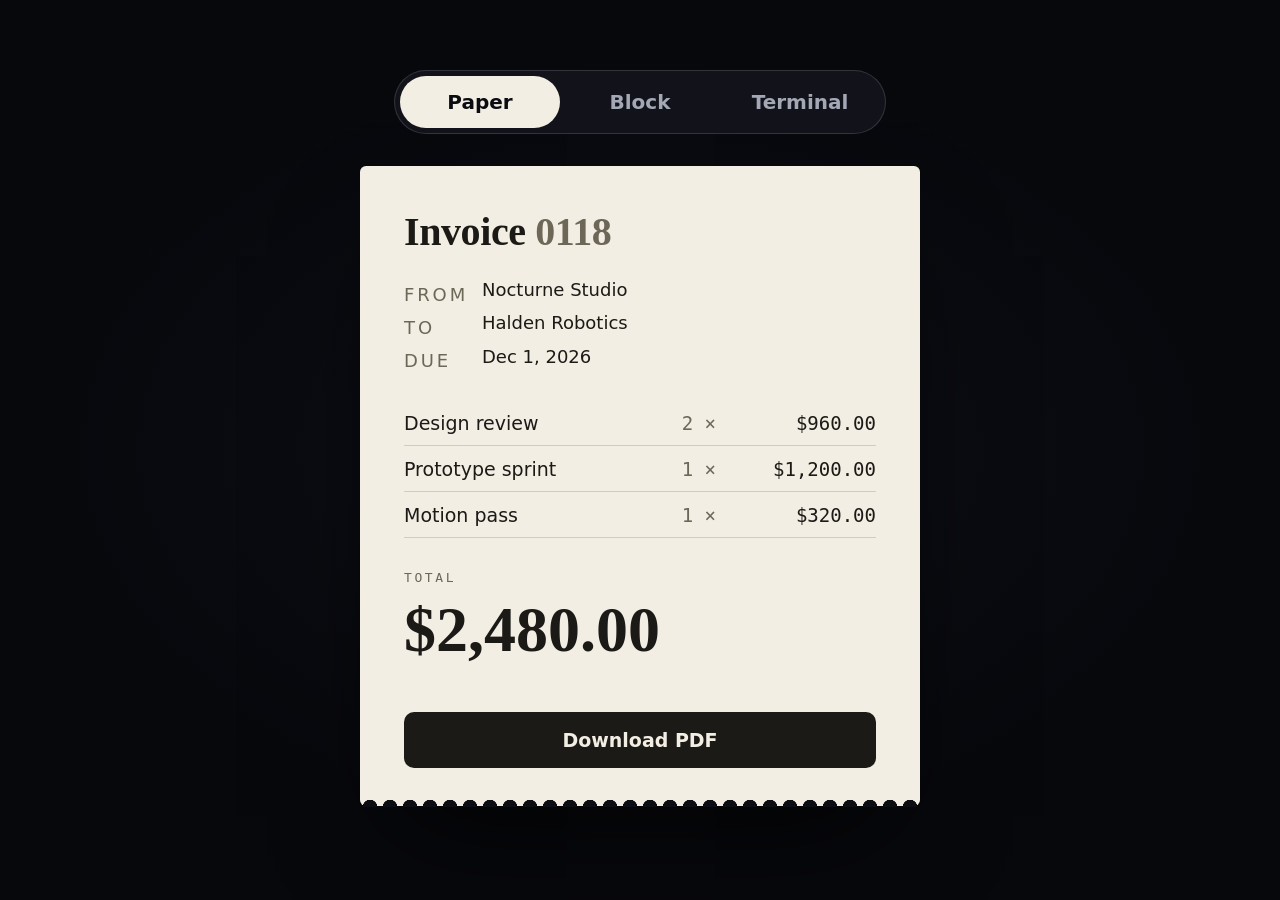
<file: index.html>
<!doctype html>
<html lang="en">
<head>
  <meta charset="utf-8">
  <meta name="viewport" content="width=device-width,initial-scale=1">
  <title>Invoice Styles — veraetogrex_portfolio</title>
  <link rel="stylesheet" href="style.css">
</head>
<body>
  <!-- Invoice Styles · zero dependencies · github.com/veraetogrex-portfolio -->
  <section class="iv is-paper" id="invoice" aria-label="Invoice in three styles">
    <div class="iv-switch" role="tablist" aria-label="Invoice style">
      <span class="iv-thumb"></span>
      <button role="tab" data-style="paper" aria-selected="true">Paper</button>
      <button role="tab" data-style="block">Block</button>
      <button role="tab" data-style="term">Terminal</button>
    </div>

    <div class="iv-sheet"></div>

    <h1 class="iv-part iv-title"><span class="iv-prompt">$ </span>Invoice <b>0118</b></h1>
    <div class="iv-part iv-meta">
      <p><span>From</span>Nocturne Studio</p>
      <p><span>To</span>Halden Robotics</p>
      <p><span>Due</span>Dec 1, 2026</p>
    </div>
    <div class="iv-part iv-items">
      <div class="iv-row" data-price="480"><span class="iv-name">Design review</span><span class="iv-qty"><button class="iv-dec" aria-label="Less">−</button><b>2</b><button class="iv-inc" aria-label="More">+</button></span><span class="iv-sum"></span></div>
      <div class="iv-row" data-price="1200"><span class="iv-name">Prototype sprint</span><span class="iv-qty"><button class="iv-dec" aria-label="Less">−</button><b>1</b><button class="iv-inc" aria-label="More">+</button></span><span class="iv-sum"></span></div>
      <div class="iv-row" data-price="320"><span class="iv-name">Motion pass</span><span class="iv-qty"><button class="iv-dec" aria-label="Less">−</button><b>1</b><button class="iv-inc" aria-label="More">+</button></span><span class="iv-sum"></span></div>
    </div>
    <div class="iv-part iv-total"><span class="iv-total-label">Total</span><span class="iv-odo" aria-live="polite"></span></div>
    <button class="iv-part iv-dl">Download PDF</button>
  </section>

  <script src="script.js"></script>
</body>
</html>
</file>
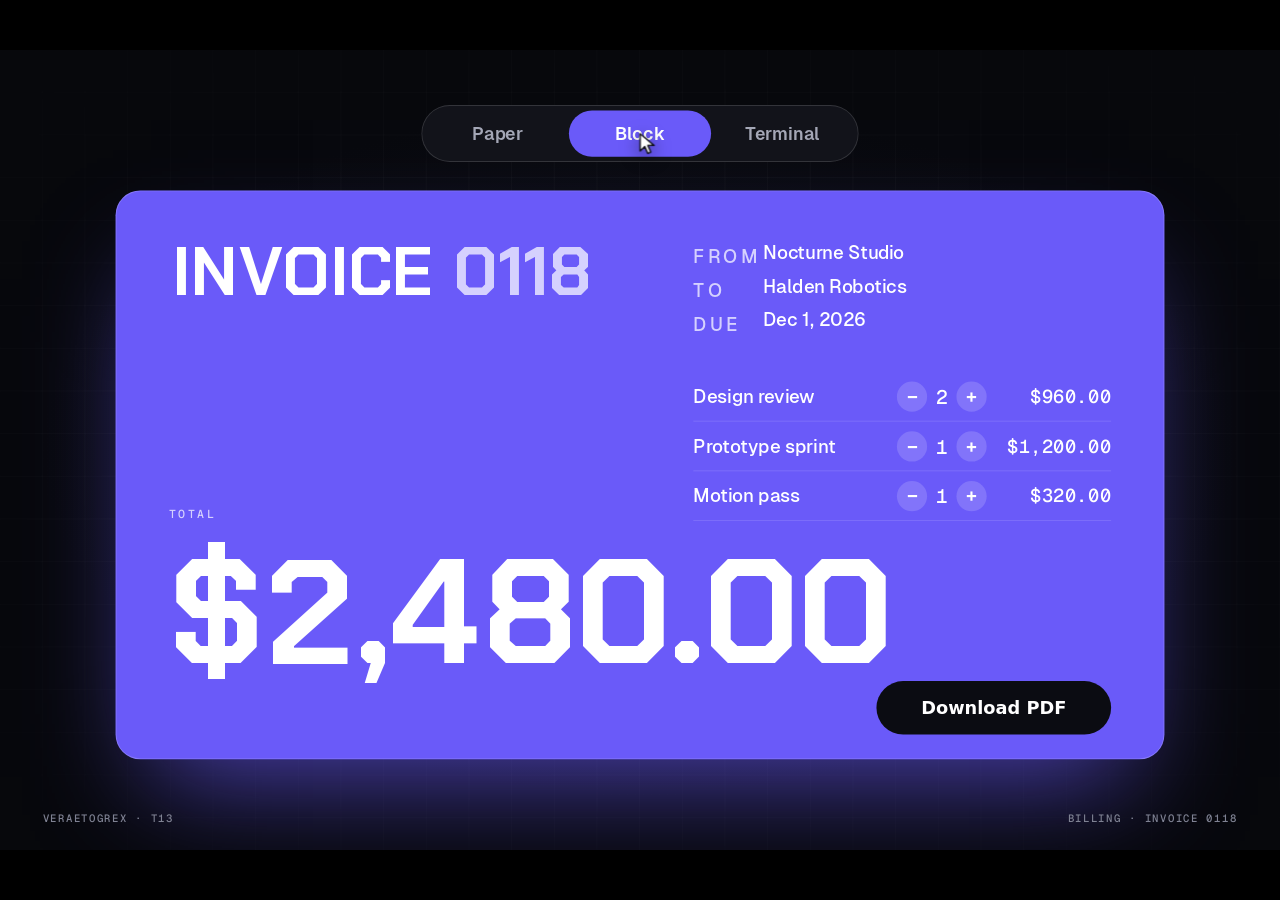
<file: mockup/invoice-styles.autoplay.html>
<!doctype html>
<html lang="en">
<head>
<meta charset="utf-8">
<meta name="viewport" content="width=device-width,initial-scale=1">
<title>T13 Invoice Styles — one invoice, three looks</title>
<link rel="stylesheet" href="_shared/nocturne.css">
<link rel="stylesheet" href="../style.css">
<style>
  /* the component from source/, dressed in Nocturne type */
  #stage{background:radial-gradient(ellipse 65% 60% at 50% 50%,#0E1018 0%,var(--void) 72%);
    --font:var(--f-text);--mono:var(--f-mono);--display:var(--f-display)}
  #stage .iv{position:absolute;left:130px;top:62px;zoom:1;z-index:1}
  #stage .iv-switch button.li-hover:not([aria-selected="true"]){color:var(--text)}
  #stage .is-block .iv-qty button.li-hover{background:rgba(255,255,255,.3)}
</style>
</head>
<body>
<div id="stage" class="grid" data-title="T13 Invoice Styles" data-url="veraetogrex-portfolio.github.io/invoice-styles">
  <section class="iv is-paper" id="invoice" aria-label="Invoice in three styles">
    <div class="iv-switch" role="tablist" aria-label="Invoice style">
      <span class="iv-thumb"></span>
      <button role="tab" data-style="paper" aria-selected="true">Paper</button>
      <button role="tab" data-style="block">Block</button>
      <button role="tab" data-style="term">Terminal</button>
    </div>

    <div class="iv-sheet"></div>

    <h1 class="iv-part iv-title"><span class="iv-prompt">$ </span>Invoice <b>0118</b></h1>
    <div class="iv-part iv-meta">
      <p><span>From</span>Nocturne Studio</p>
      <p><span>To</span>Halden Robotics</p>
      <p><span>Due</span>Dec 1, 2026</p>
    </div>
    <div class="iv-part iv-items">
      <div class="iv-row" data-price="480"><span class="iv-name">Design review</span><span class="iv-qty"><button class="iv-dec" aria-label="Less">−</button><b>2</b><button class="iv-inc" aria-label="More">+</button></span><span class="iv-sum"></span></div>
      <div class="iv-row" data-price="1200"><span class="iv-name">Prototype sprint</span><span class="iv-qty"><button class="iv-dec" aria-label="Less">−</button><b>1</b><button class="iv-inc" aria-label="More">+</button></span><span class="iv-sum"></span></div>
      <div class="iv-row" data-price="320"><span class="iv-name">Motion pass</span><span class="iv-qty"><button class="iv-dec" aria-label="Less">−</button><b>1</b><button class="iv-inc" aria-label="More">+</button></span><span class="iv-sum"></span></div>
    </div>
    <div class="iv-part iv-total"><span class="iv-total-label">Total</span><span class="iv-odo" aria-live="polite"></span></div>
    <button class="iv-part iv-dl">Download PDF</button>
  </section>
  <div class="status-line"><span>Veraetogrex · T13</span><span>Billing · invoice 0118</span></div>
</div>

<script>window.AUTOPLAY = true;</script>
<script src="_shared/stage.js"></script>
<script src="../script.js"></script>
<script>
const iv = document.querySelector('#invoice').invoice;
const tab = s => document.querySelector(`.iv-switch [data-style="${s}"]`);
const row0 = document.querySelector('.iv-row');
const START = [1180, 820];
Stage.init({
  reset: () => iv.reset(),
  cursorStart: START,
  async demo(s) {
    const t0 = performance.now();
    await s.wait(80);
    await s.click(tab('block'), { ms: 440 });                 // ≈0.5 receipt → colour block, total spins
    await s.until(t0, 1450);
    await s.click(row0.querySelector('.iv-inc'), { ms: 420 }); // ≈1.9 2 → 3 seats: $2,480 → $2,960
    await s.until(t0, 2450);
    await s.click(row0.querySelector('.iv-dec'), { ms: 260 }); // ≈2.7 and back
    await s.until(t0, 3250);
    await s.click(tab('term'), { ms: 480 });                  // ≈3.7 terminal types itself out
    await s.until(t0, 4950);
    await s.click(tab('paper'), { ms: 460 });                 // ≈5.4 back to the receipt = first frame
    await s.until(t0, 6000);
    await s.move(START, 520, { arc: -.1 });
    await s.until(t0, 6700);
  },
});
</script>
</body>
</html>
</file>
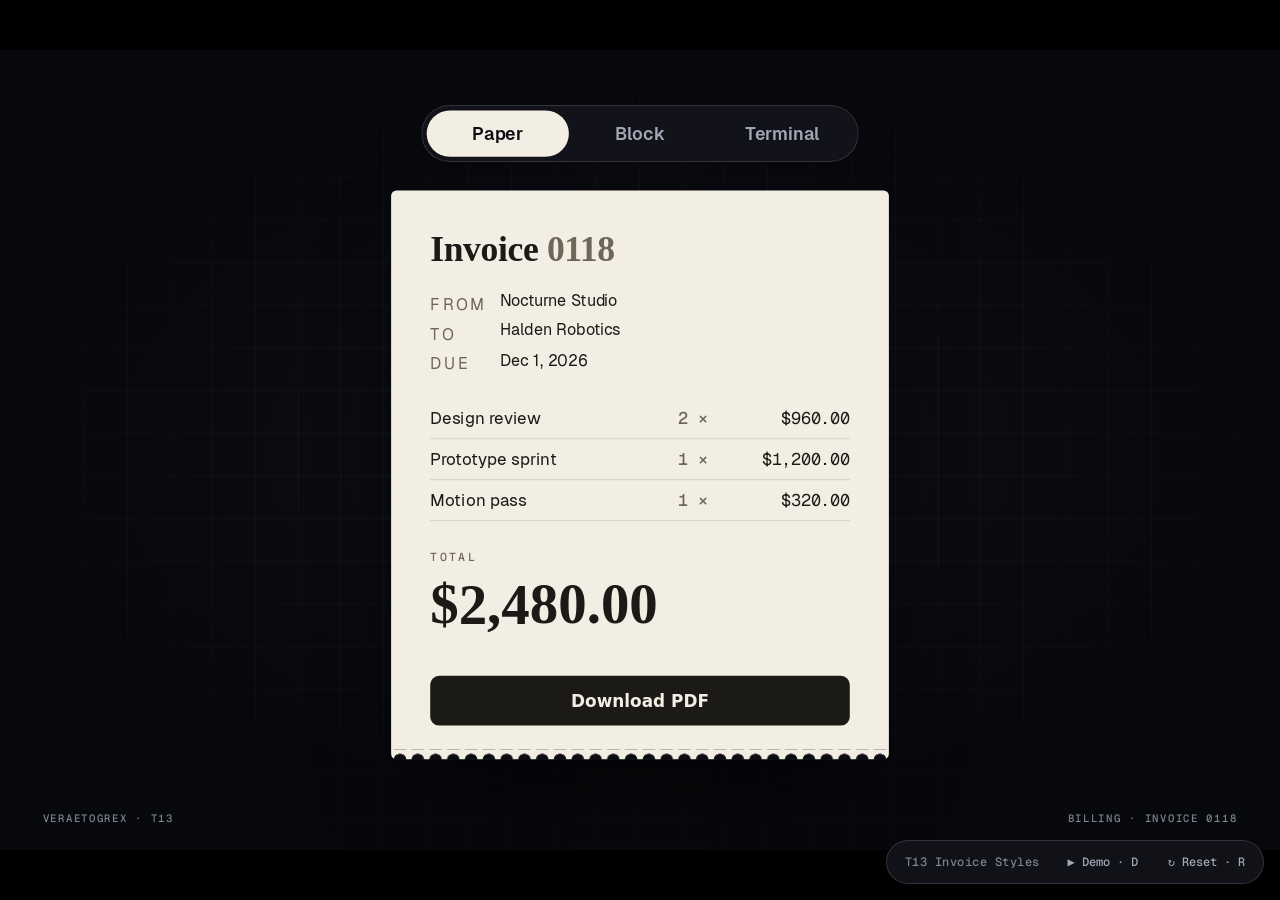
<file: mockup/invoice-styles.html>
<!doctype html>
<html lang="en">
<head>
<meta charset="utf-8">
<meta name="viewport" content="width=device-width,initial-scale=1">
<title>T13 Invoice Styles — one invoice, three looks</title>
<link rel="stylesheet" href="_shared/nocturne.css">
<link rel="stylesheet" href="../style.css">
<style>
  /* the component from source/, dressed in Nocturne type */
  #stage{background:radial-gradient(ellipse 65% 60% at 50% 50%,#0E1018 0%,var(--void) 72%);
    --font:var(--f-text);--mono:var(--f-mono);--display:var(--f-display)}
  #stage .iv{position:absolute;left:130px;top:62px;zoom:1;z-index:1}
  #stage .iv-switch button.li-hover:not([aria-selected="true"]){color:var(--text)}
  #stage .is-block .iv-qty button.li-hover{background:rgba(255,255,255,.3)}
</style>
</head>
<body>
<div id="stage" class="grid" data-title="T13 Invoice Styles" data-url="veraetogrex-portfolio.github.io/invoice-styles">
  <section class="iv is-paper" id="invoice" aria-label="Invoice in three styles">
    <div class="iv-switch" role="tablist" aria-label="Invoice style">
      <span class="iv-thumb"></span>
      <button role="tab" data-style="paper" aria-selected="true">Paper</button>
      <button role="tab" data-style="block">Block</button>
      <button role="tab" data-style="term">Terminal</button>
    </div>

    <div class="iv-sheet"></div>

    <h1 class="iv-part iv-title"><span class="iv-prompt">$ </span>Invoice <b>0118</b></h1>
    <div class="iv-part iv-meta">
      <p><span>From</span>Nocturne Studio</p>
      <p><span>To</span>Halden Robotics</p>
      <p><span>Due</span>Dec 1, 2026</p>
    </div>
    <div class="iv-part iv-items">
      <div class="iv-row" data-price="480"><span class="iv-name">Design review</span><span class="iv-qty"><button class="iv-dec" aria-label="Less">−</button><b>2</b><button class="iv-inc" aria-label="More">+</button></span><span class="iv-sum"></span></div>
      <div class="iv-row" data-price="1200"><span class="iv-name">Prototype sprint</span><span class="iv-qty"><button class="iv-dec" aria-label="Less">−</button><b>1</b><button class="iv-inc" aria-label="More">+</button></span><span class="iv-sum"></span></div>
      <div class="iv-row" data-price="320"><span class="iv-name">Motion pass</span><span class="iv-qty"><button class="iv-dec" aria-label="Less">−</button><b>1</b><button class="iv-inc" aria-label="More">+</button></span><span class="iv-sum"></span></div>
    </div>
    <div class="iv-part iv-total"><span class="iv-total-label">Total</span><span class="iv-odo" aria-live="polite"></span></div>
    <button class="iv-part iv-dl">Download PDF</button>
  </section>
  <div class="status-line"><span>Veraetogrex · T13</span><span>Billing · invoice 0118</span></div>
</div>

<script src="_shared/stage.js"></script>
<script src="../script.js"></script>
<script>
const iv = document.querySelector('#invoice').invoice;
const tab = s => document.querySelector(`.iv-switch [data-style="${s}"]`);
const row0 = document.querySelector('.iv-row');
const START = [1180, 820];
Stage.init({
  reset: () => iv.reset(),
  cursorStart: START,
  async demo(s) {
    const t0 = performance.now();
    await s.wait(80);
    await s.click(tab('block'), { ms: 440 });                 // ≈0.5 receipt → colour block, total spins
    await s.until(t0, 1450);
    await s.click(row0.querySelector('.iv-inc'), { ms: 420 }); // ≈1.9 2 → 3 seats: $2,480 → $2,960
    await s.until(t0, 2450);
    await s.click(row0.querySelector('.iv-dec'), { ms: 260 }); // ≈2.7 and back
    await s.until(t0, 3250);
    await s.click(tab('term'), { ms: 480 });                  // ≈3.7 terminal types itself out
    await s.until(t0, 4950);
    await s.click(tab('paper'), { ms: 460 });                 // ≈5.4 back to the receipt = first frame
    await s.until(t0, 6000);
    await s.move(START, 520, { arc: -.1 });
    await s.until(t0, 6700);
  },
});
</script>
</body>
</html>
</file>
<file: style.css>
/* Invoice Styles — github.com/veraetogrex-portfolio · zero dependencies */
:root {
  --bg: #07080c;
  --text: #f2f3f7;
  --text-2: #a4a7b6;
  --text-3: #7f8293;
  --line: rgba(255, 255, 255, .08);
  --line-2: rgba(255, 255, 255, .14);
  --paper: #f3eee3;
  --block: #6a5af9;
  --ion: #3fe0d0;
  --font: system-ui, -apple-system, "Segoe UI", sans-serif;
  --mono: ui-monospace, "SF Mono", Menlo, Consolas, monospace;
  --display: var(--font);
}

* { box-sizing: border-box; }
body {
  margin: 0; min-height: 100vh; display: grid; place-items: center; overflow: hidden;
  background: radial-gradient(65% 60% at 50% 50%, #0e1018, var(--bg) 72%);
  color: var(--text); font: 16px/1.4 var(--font);
}
h1, p { margin: 0; }
button { font: inherit; color: inherit; background: none; border: 0; padding: 0; cursor: pointer; }

.iv { position: relative; width: 1180px; height: 760px; }
@media (max-width: 1240px) { .iv { zoom: .8; } }
@media (max-width: 960px)  { .iv { zoom: .6; } }
@media (max-width: 720px)  { .iv { zoom: .3; } }

/* ── style switch ───────────────────────────────────── */
.iv-switch {
  position: absolute; left: 50%; top: 0; width: 492px; height: 64px; margin-left: -246px; padding: 6px; display: flex; border-radius: 999px;
  background: #12131a; box-shadow: 0 0 0 1px var(--line-2) inset; z-index: 3;
}
.iv-switch button { position: relative; z-index: 1; flex: 1; border-radius: 999px; font: 600 20px var(--font); color: var(--text-2); transition: color .3s; }
.iv-switch button[aria-selected="true"] { color: #0b0c12; }
.iv.is-block .iv-switch button[aria-selected="true"] { color: #fff; }
.iv-thumb { position: absolute; left: 6px; top: 6px; width: 160px; height: 52px; border-radius: 999px; background: var(--paper);
  transition: transform .45s cubic-bezier(.65, 0, .35, 1), background .45s; }
.iv.is-block .iv-thumb { transform: translateX(160px); background: var(--block); }
.iv.is-term .iv-thumb { transform: translateX(320px); background: var(--ion); }

/* ── the sheet morphs between the three looks ─────── */
.iv-sheet {
  position: absolute; left: 310px; top: 96px; width: 560px; height: 640px; border-radius: 6px; background: var(--paper);
  box-shadow: 0 50px 110px -40px rgba(0, 0, 0, .9);
  transition: left .5s cubic-bezier(.65, 0, .35, 1), width .5s cubic-bezier(.65, 0, .35, 1), border-radius .5s, background-color .3s, box-shadow .45s;
}
.iv-sheet::after { /* the torn receipt edge */
  content: ""; position: absolute; left: 0; right: 0; bottom: -1px; height: 12px; transition: opacity .2s;
  background: radial-gradient(circle at 10px 12px, #0c0d13 7px, transparent 7.5px) 0 0 / 20px 12px repeat-x;
}
.iv.is-block .iv-sheet { left: 0; width: 1180px; border-radius: 28px; background: var(--block); box-shadow: 0 0 0 1px rgba(255, 255, 255, .2) inset, 0 60px 120px -40px rgba(106, 90, 249, .7); }
.iv.is-term  .iv-sheet { left: 120px; width: 940px; border-radius: 16px; background: #050607; box-shadow: 0 0 0 1.5px rgba(63, 224, 208, .35) inset, 0 50px 110px -40px rgba(0, 0, 0, .9); }
.iv:not(.is-paper) .iv-sheet::after { opacity: 0; }

/* ── parts: one set of elements, three layouts ─────── */
.iv { --ink: #1b1a17; --ink-2: #6d6758; }
.iv.is-block { --ink: #fff; --ink-2: rgba(255, 255, 255, .72); }
.iv.is-term  { --ink: var(--ion); --ink-2: #6b7080; }
.iv-part { position: absolute; z-index: 2; color: var(--ink); transform-origin: 0 0; transition: color .4s; }
.iv-prompt { display: none; color: var(--text-3); }
.iv-title b { font-weight: inherit; color: var(--ink-2); }
.iv-meta p { display: flex; gap: 14px; color: var(--ink); }
.iv-meta span { width: 64px; flex: none; font: 500 12px/inherit var(--mono); letter-spacing: .16em; text-transform: uppercase; color: var(--ink-2); padding-top: .25em; }
.iv-row { display: flex; align-items: center; border-bottom: 1px solid color-mix(in srgb, var(--ink) 16%, transparent); }
.iv-name { flex: 1; }
.iv-qty { display: flex; align-items: center; gap: 10px; font-family: var(--mono); color: var(--ink-2); }
.iv-qty b { font-weight: 500; min-width: 1ch; text-align: center; }
.iv-qty button { display: none; }
.iv-sum { width: 160px; text-align: right; font-family: var(--mono); font-variant-numeric: tabular-nums; }
.iv-total-label { display: block; font: 500 13px var(--mono); letter-spacing: .2em; text-transform: uppercase; color: var(--ink-2); margin-bottom: 10px; }
.iv-dl { display: flex; align-items: center; justify-content: center; border-radius: 10px; font-weight: 600; transition: color .4s, background-color .4s, box-shadow .4s; }

/* paper: an ivory receipt */
.is-paper .iv-title { left: 354px; top: 142px; font: 600 40px/1 Georgia, "Times New Roman", serif; letter-spacing: -.01em; }
.is-paper .iv-meta  { left: 354px; top: 206px; font: 400 18px/1.6 var(--font); }
.is-paper .iv-items { left: 354px; top: 330px; width: 472px; font: 400 19px var(--font); }
.is-paper .iv-row   { height: 46px; }
.is-paper .iv-qty b::after { content: " ×"; }
.is-paper .iv-total { left: 354px; top: 500px; font: 700 64px/1 Georgia, "Times New Roman", serif; }
.is-paper .iv-dl    { left: 354px; top: 642px; width: 472px; height: 56px; font-size: 19px; color: var(--paper); background: #1b1a17; }

/* block: a loud colour sheet, a huge total */
.is-block .iv-title { left: 64px; top: 150px; font: 700 76px/1 var(--display); text-transform: uppercase; letter-spacing: .01em; }
.is-block .iv-meta  { left: 650px; top: 150px; font: 500 21px/1.55 var(--font); }
.is-block .iv-items { left: 650px; top: 300px; width: 470px; font: 500 21px var(--font); }
.is-block .iv-row   { height: 56px; }
.is-block .iv-qty button { display: grid; place-items: center; width: 34px; height: 34px; border-radius: 50%; font: 600 22px/1 var(--font); color: #fff; background: rgba(255, 255, 255, .16); }
.is-block .iv-qty button:hover { background: rgba(255, 255, 255, .3); }
.is-block .iv-qty b { color: #fff; font-size: 22px; }
.is-block .iv-sum   { width: 140px; }
.is-block .iv-total { left: 60px; top: 452px; font: 700 168px/1 var(--display); letter-spacing: -.02em; }
.is-block .iv-dl    { left: 856px; top: 648px; width: 264px; height: 60px; border-radius: 999px; font-size: 20px; color: #fff; background: #0b0c12; }

/* terminal: monospace, typed out */
.is-term .iv-part   { font-family: var(--mono); }
.is-term .iv-prompt { display: inline; }
.is-term .iv-title  { left: 168px; top: 142px; font-size: 34px; font-weight: 500; line-height: 1; }
.is-term .iv-meta   { left: 168px; top: 200px; font-size: 18px; line-height: 1.6; }
.is-term .iv-meta p, .is-term .iv-meta span { font-family: var(--mono); }
.is-term .iv-items  { left: 168px; top: 330px; width: 844px; font-size: 22px; }
.is-term .iv-row    { height: 44px; border-bottom-style: dashed; }
.is-term .iv-name   { color: var(--text); }
.is-term .iv-qty b::before { content: "x"; }
.is-term .iv-total  { left: 168px; top: 500px; font-size: 84px; font-weight: 600; line-height: 1; }
.is-term .iv-dl     { left: 168px; top: 650px; height: 44px; font-size: 20px; font-weight: 500; color: var(--ion); background: transparent; }
.is-term .iv-dl::before { content: "[\00a0"; } .is-term .iv-dl::after { content: "\00a0]"; }
.iv-caret[hidden] { display: none; }
.iv-caret { display: inline-block; width: .55em; height: .95em; margin-left: .15em; vertical-align: -.1em; background: var(--ion); animation: iv-blink 1s steps(1) infinite; }
@keyframes iv-blink { 50% { opacity: 0; } }

/* ── the odometer total ─────────────────────────────── */
.iv-odo { display: inline-flex; font-variant-numeric: tabular-nums; }
.iv-d { display: inline-block; height: 1.1em; overflow: hidden; }
.iv-col { display: flex; flex-direction: column; transition: transform .7s cubic-bezier(.2, .8, .2, 1); }
.iv-col i { font-style: normal; height: 1.1em; line-height: 1.1; text-align: center; }
.iv-odo > i { font-style: normal; line-height: 1.1; }

@media (prefers-reduced-motion: reduce) { .iv-col, .iv-sheet, .iv-thumb { transition-duration: .15s; } }
</file>
<file: mockup/_shared/nocturne.css>
/* Nocturne — shared base styles for the mockups */
@font-face{font-family:"Chakra Petch";font-weight:500;font-display:swap;src:url(fonts/chakra-petch-latin-500-normal.woff2) format("woff2")}
@font-face{font-family:"Chakra Petch";font-weight:600;font-display:swap;src:url(fonts/chakra-petch-latin-600-normal.woff2) format("woff2")}
@font-face{font-family:"Chakra Petch";font-weight:700;font-display:swap;src:url(fonts/chakra-petch-latin-700-normal.woff2) format("woff2")}
@font-face{font-family:"Geist";font-weight:400;font-display:swap;src:url(fonts/geist-sans-latin-400-normal.woff2) format("woff2")}
@font-face{font-family:"Geist";font-weight:500;font-display:swap;src:url(fonts/geist-sans-latin-500-normal.woff2) format("woff2")}
@font-face{font-family:"Geist";font-weight:600;font-display:swap;src:url(fonts/geist-sans-latin-600-normal.woff2) format("woff2")}
@font-face{font-family:"Geist";font-weight:700;font-display:swap;src:url(fonts/geist-sans-latin-700-normal.woff2) format("woff2")}
@font-face{font-family:"Geist Mono";font-weight:400;font-display:swap;src:url(fonts/geist-mono-latin-400-normal.woff2) format("woff2")}
@font-face{font-family:"Geist Mono";font-weight:500;font-display:swap;src:url(fonts/geist-mono-latin-500-normal.woff2) format("woff2")}

:root{
  --void:#07080C; --panel:#0E1016; --panel-2:#111218; --raise:#1A1B24; --raise-2:#22252F;
  --glass:rgba(255,255,255,.05); --glass-strong:rgba(255,255,255,.12);
  --line:rgba(255,255,255,.08); --line-2:rgba(255,255,255,.14);
  --text:#F2F3F7; --text-2:#A4A7B6; --text-3:#7F8293;
  --pulse:#7C6CFF; --pulse-btn:#6A5AF9; --pulse-soft:#A69BFF; --pulse-pale:#C9C2FF;
  --ion:#3FE0D0; --flare:#FF7A45; --pink:#FF6FB5; --amber:#FFB547;
  --daylight:#F4F5F8;
  --r-field:10px; --r-card:14px; --r-panel:20px;
  --f-display:"Chakra Petch","Geist",system-ui,sans-serif;
  --f-text:"Geist","Inter",system-ui,-apple-system,sans-serif;
  --f-mono:"Geist Mono",ui-monospace,"SF Mono",Menlo,monospace;
  --ease-out:cubic-bezier(.2,.8,.2,1);
  --ease-io:cubic-bezier(.65,0,.35,1);
  --ease-back:cubic-bezier(.34,1.56,.64,1);
}
*,*::before,*::after{box-sizing:border-box}
html,body{margin:0;height:100%;background:#000;color:var(--text);font-family:var(--f-text);-webkit-font-smoothing:antialiased;overflow:hidden}
button,input,textarea{font:inherit;color:inherit}
button{cursor:pointer;background:none;border:0;padding:0}

/* viewport and scaling */
.li-viewport{position:fixed;inset:0;overflow:hidden;background:#000}
.li-shell{position:absolute;left:50%;top:50%;transform-origin:50% 50%}
#stage{position:relative;width:1440px;height:900px;overflow:hidden;background:var(--void);isolation:isolate}
#stage.grid::before{content:"";position:absolute;inset:0;pointer-events:none;z-index:0;
  background-image:linear-gradient(var(--line) 1px,transparent 1px),linear-gradient(90deg,var(--line) 1px,transparent 1px);
  background-size:48px 48px;background-position:-1px -1px;opacity:.45;
  -webkit-mask-image:radial-gradient(ellipse 75% 70% at 50% 50%,#000 30%,transparent 100%);
          mask-image:radial-gradient(ellipse 75% 70% at 50% 50%,#000 30%,transparent 100%)}

/* browser frame (?frame) */
.li-browser{width:1440px;border-radius:18px;overflow:hidden;background:#15161D;box-shadow:0 0 0 1px rgba(255,255,255,.08),0 40px 120px rgba(0,0,0,.6)}
.li-browser-bar{height:46px;display:flex;align-items:center;gap:16px;padding:0 18px;background:#121319;border-bottom:1px solid var(--line)}
.li-dots{display:flex;gap:8px}.li-dots i{width:12px;height:12px;border-radius:50%;background:#2A2C36;display:block}
.li-dots i:nth-child(1){background:#FF5F57}.li-dots i:nth-child(2){background:#FEBC2E}.li-dots i:nth-child(3){background:#28C840}
.li-url{flex:0 1 520px;margin:0 auto;height:28px;border-radius:8px;background:#1C1D25;display:flex;align-items:center;justify-content:center;gap:8px;font:500 13px var(--f-mono);color:var(--text-2);letter-spacing:.02em}
.li-url::before{content:"";width:9px;height:11px;border:1.5px solid var(--text-3);border-radius:2px 2px 3px 3px;border-top-width:4px;opacity:.7}

/* demo cursor */
#li-cursor{position:absolute;left:0;top:0;width:28px;height:28px;z-index:9999;pointer-events:none;opacity:0;transition:opacity .2s;will-change:transform;filter:drop-shadow(0 4px 10px rgba(0,0,0,.55))}
#li-cursor.on{opacity:1}
#li-cursor svg{display:block;transform-origin:4px 3px;transition:transform .12s var(--ease-out)}
#li-cursor.down svg{transform:scale(.82)}
#li-cursor.grab .arrow{display:none}#li-cursor:not(.grab) .hand{display:none}
.li-ripple{position:absolute;width:44px;height:44px;margin:-22px 0 0 -22px;border-radius:50%;border:2px solid rgba(255,255,255,.85);pointer-events:none;z-index:9998;animation:li-ripple .5s var(--ease-out) forwards}
@keyframes li-ripple{from{transform:scale(.3);opacity:.9}to{transform:scale(1.35);opacity:0}}
#stage.demo-running, #stage.demo-running *{cursor:none!important}

/* control pill outside the stage (interactive mode only) */
.li-controls{position:fixed;right:16px;bottom:16px;z-index:10;display:flex;gap:6px;padding:6px;border-radius:999px;background:rgba(20,21,28,.86);border:1px solid var(--line-2);backdrop-filter:blur(10px);font:500 12px var(--f-mono);letter-spacing:.04em}
.li-controls button{padding:7px 12px;border-radius:999px;color:var(--text-2)}
.li-controls button:hover{background:var(--raise-2);color:var(--text)}
.li-controls .li-title{padding:7px 10px 7px 12px;color:var(--text-3)}
body.autoplay .li-controls,body.clean .li-controls{display:none}

/* shared primitives */
.mono{font-family:var(--f-mono);letter-spacing:.08em;text-transform:uppercase}
.display{font-family:var(--f-display);text-transform:uppercase;letter-spacing:.02em}
.btn{display:inline-flex;align-items:center;justify-content:center;gap:10px;height:52px;padding:0 26px;border-radius:var(--r-field);background:var(--pulse-btn);color:#fff;font:600 17px var(--f-text);box-shadow:0 0 0 1px rgba(255,255,255,.1) inset,0 10px 30px -10px rgba(124,108,255,.8)}
.btn.ghost{background:var(--glass);box-shadow:0 0 0 1px var(--line-2) inset;color:var(--text)}
.field{height:56px;border-radius:var(--r-field);background:rgba(255,255,255,.035);border:1px solid var(--line-2);padding:0 18px;display:flex;align-items:center;font-size:18px;color:var(--text);outline:none;transition:border-color .2s,box-shadow .2s}
.field:focus,.field.focus{border-color:var(--pulse);box-shadow:0 0 0 4px rgba(124,108,255,.18)}
.card{background:var(--panel);border:1px solid var(--line);border-radius:var(--r-panel)}
.hud-corners{position:absolute;inset:-10px;pointer-events:none;
  background:
   linear-gradient(var(--c,var(--line-2)) 0 0) left top/18px 1px no-repeat,linear-gradient(var(--c,var(--line-2)) 0 0) left top/1px 18px no-repeat,
   linear-gradient(var(--c,var(--line-2)) 0 0) right top/18px 1px no-repeat,linear-gradient(var(--c,var(--line-2)) 0 0) right top/1px 18px no-repeat,
   linear-gradient(var(--c,var(--line-2)) 0 0) left bottom/18px 1px no-repeat,linear-gradient(var(--c,var(--line-2)) 0 0) left bottom/1px 18px no-repeat,
   linear-gradient(var(--c,var(--line-2)) 0 0) right bottom/18px 1px no-repeat,linear-gradient(var(--c,var(--line-2)) 0 0) right bottom/1px 18px no-repeat}
.status-line{position:absolute;left:48px;right:48px;bottom:28px;display:flex;justify-content:space-between;font:500 12px var(--f-mono);letter-spacing:.14em;text-transform:uppercase;color:var(--text-3);z-index:2}

@media (prefers-reduced-motion: reduce){
  *,*::before,*::after{animation-duration:150ms!important;transition-duration:150ms!important}
}
</file>
